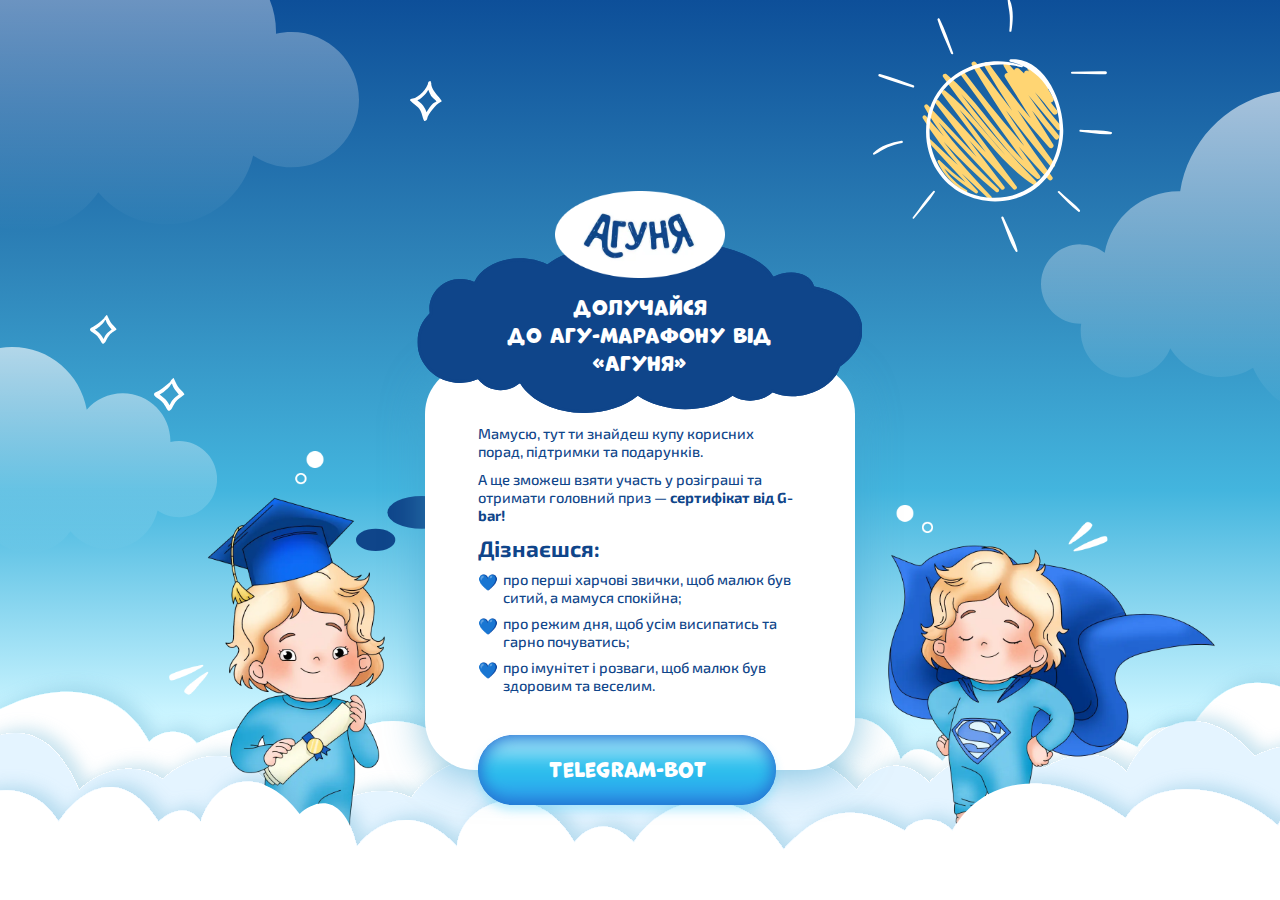
<file: docs/index.html>
<!DOCTYPE html>
<html lang="en">

<head>
	<title>HomePage</title>
	<meta charset="UTF-8">
	<meta name="format-detection" content="telephone=no">
	<!-- <style>body{opacity: 0;}</style> -->
	<link rel="stylesheet" href="css/style.min.css?_v=20240621165800">
	<link rel="shortcut icon" href="favicon.ico">
	<!-- <meta name="robots" content="noindex, nofollow"> -->
	<meta name="viewport" content="width=device-width, initial-scale=1.0">
</head>

<body>
	<div class="wrapper">
		<main class="page">
			<section class="main">
				<div class="main__cloud cloud">
					<img class="cloud__cloud-top cloud__cloud-top--01" src="img/cloud.svg" alt="cloude">
					<img class="cloud__cloud-top cloud__cloud-top--02" src="img/cloud.svg" alt="cloude">
					<img class="cloud__cloud-top cloud__cloud-top--03" src="img/cloud.svg" alt="cloude">
					<img class="cloud__star cloud__star--01" src="img/star.svg" alt="star">
					<img class="cloud__star cloud__star--02" src="img/star.svg" alt="star">
					<img class="cloud__star cloud__star--03" src="img/star-02.svg" alt="star">
					<img class="cloud__star cloud__star--04" src="img/star-02.svg" alt="star">
					<img class="cloud__cloud-bottom" src="img/cloud-two.svg" alt="cloude">
					<img class="cloud__sun" src="img/sun.svg" alt="sun">
				</div>
				<div class="main__body">
					<div class="main__card">
						<div class="card">
							<div class="card__head">
								<img class="card__cloud" src="img/cloud-blue.svg" alt="Image">
								<picture><source srcset="img/logo.webp" type="image/webp"><img class="card__logo" src="img/logo.png" alt="logo"></picture>
								<h1 class="card__title">
									Долучайся<br> до Агу-марафону від «Агуня»
								</h1>
							</div>
							<div class="card__main">
								<p class="card-txt">
									Мамусю, тут ти знайдеш купу корисних порад, підтримки та подарунків.
								</p>
								<p class="card-txt">
									А ще зможеш взяти участь у розіграші та отримати головний приз — <b>сертифікат від G-bar!</b>
								</p>
								<h1 class="card__subtitle">
									Дізнаєшся:
								</h1>
								<ul class="card__list">
									<li class="card__li">
										<p class="card__li-txt">
											про перші харчові звички, щоб малюк був ситий, а мамуся спокійна;
										</p>
									</li>
									<li class="card__li">
										<p class="card__li-txt">
											про режим дня, щоб усім висипатись та гарно почуватись;
										</p>
									</li>
									<li class="card__li">
										<p class="card__li-txt">
											про імунітет і розваги, щоб малюк був здоровим та веселим.
										</p>
									</li>

								</ul>
								<a href="#" class="card__link" aria-label="посилання на телеграм-бот">
									<img class="ibg ibg--contain" src="img/button.svg" alt="background button">
									<span>Telegram-bot</span>
								</a>
							</div>
						</div>
					</div>
					<div class="main__baby baby-01">
						<picture><source srcset="img/baby-01.webp" type="image/webp"><img class="main__baby-01" src="img/baby-01.png" alt="baby"></picture>
						<img class="main__baby-think" src="img/cloud-blue-sm.svg" alt="cloud-think">
					</div>
					<div class="main__baby baby-02">
						<picture><source srcset="img/baby-02.webp" type="image/webp"><img class="main__baby-02" src="img/baby-02.png" alt="baby"></picture>
					</div>
					<img class="main__cloud-front" src="img/cloud-front.svg" alt="cloud">
				</div>
			</section>
		</main>
	</div>
	<script src="js/app.min.js?_v=20240621165800"></script>
</body>

</html>
</file>
<file: docs/css/style.min.css>
@charset "UTF-8";@import url(https://fonts.googleapis.com/css?family=Exo+2:500,700&display=swap);@font-face{font-family:Marvin;font-display:swap;src:url(../fonts/Marvin-Round.woff2) format("woff2"),url(../fonts/Marvin-Round.woff) format("woff");font-weight:500;font-style:normal}@font-face{font-family:Marvin;font-display:swap;src:url(../fonts/Marvin-Shadow.woff2) format("woff2"),url(../fonts/Marvin-Shadow.woff) format("woff");font-weight:400;font-style:normal}@font-face{font-family:Marvin;font-display:swap;src:url(../fonts/Marvin.woff2) format("woff2"),url(../fonts/Marvin.woff) format("woff");font-weight:400;font-style:normal}*{padding:0;margin:0;border:0}*,*::after,*::before{box-sizing:border-box}*::after,*::before{display:inline-block}body,html{height:100%;min-width:320px}body{color:#0f458a;line-height:1;font-family:"Exo 2";font-size:1rem;-ms-text-size-adjust:100%;-moz-text-size-adjust:100%;-webkit-text-size-adjust:100%;-webkit-font-smoothing:antialiased;-moz-osx-font-smoothing:grayscale}button,input,textarea{font-family:"Exo 2";font-size:inherit;line-height:inherit;color:inherit;background-color:transparent}input,textarea{width:100%}button,option,select{cursor:pointer}a{display:inline-block;color:inherit;text-decoration:none}ul li{list-style:none}img{vertical-align:top}h1,h2,h3,h4,h5,h6{font-weight:inherit;font-size:inherit}body{scrollbar-width:thin;scrollbar-color:#000}::-webkit-scrollbar{width:6px}::-webkit-scrollbar-thumb{background-color:#000;border-radius:6px}::-webkit-scrollbar-track{background-color:rgba(201,244,255,.79)}.lock body{overflow:hidden;touch-action:none;-ms-scroll-chaining:none;overscroll-behavior:none}.wrapper{min-height:100%;display:flex;flex-direction:column;overflow:hidden}@supports (overflow:clip){.wrapper{overflow:clip}}.wrapper > main{flex:1 1 auto}.wrapper > *{min-width:0}.ibg{width:100%;height:100%;-o-object-fit:cover;object-fit:cover}.ibg--top{-o-object-position:top;object-position:top}.ibg--bottom{-o-object-position:bottom;object-position:bottom}.ibg--left{-o-object-position:left;object-position:left}.ibg--right{-o-object-position:right;object-position:right}.ibg--contain{-o-object-fit:contain;object-fit:contain}.page{display:flex}.main{flex:1;position:relative;overflow:hidden;background:linear-gradient(180deg,#0d4f99,#2e83b8 29%,#43b5de 54.5%,#c9f4ff 79%,#fff 100%),#fff}.main img{max-width:100%;height:auto}.main__cloud{position:absolute;z-index:2;top:0;left:0;right:0;bottom:0}.main__body{position:relative;z-index:4;display:grid;align-items:flex-end;grid-template-columns:1fr auto 1fr;height:100%}.main__card{position:relative;grid-column:2/3;padding-left:.9375rem;padding-right:.9375rem}.main__baby{position:absolute}.main__baby.baby-01{grid-column:1/2}.main__baby.baby-02{grid-column:3/4}.main__baby-01,.main__baby-02{max-width:unset!important}.main__cloud-front{position:absolute;bottom:0}.cloud img{position:absolute}.cloud__cloud-top{z-index:1}.cloud__cloud-top--03{top:10%;right:0}.cloud__star{z-index:2}.cloud__cloud-bottom{bottom:0}.cloud__sun{z-index:3}.card{position:relative;z-index:10;width:100%}.card__head{position:relative;z-index:2;display:flex;flex-direction:column;align-items:center}.card__logo{position:relative;z-index:2}.card__cloud{position:absolute;bottom:-16%;z-index:0;left:50%;-webkit-transform:translateX(-50%);transform:translateX(-50%);width:100%}.card__title{position:relative;z-index:2;color:#fff;text-align:center;font-family:Marvin;font-weight:500;line-height:normal;padding-bottom:.3125rem}.card__main{position:relative;width:100%;margin-left:auto;margin-right:auto;background-color:#fff;box-shadow:0 6px 40px 0 rgba(67,164,205,.6)}.card__main .card-txt{font-weight:500;line-height:1.2222222222;margin-bottom:.625rem}.card__subtitle{font-weight:700;line-height:1.2;margin-bottom:.625rem}.card__li{padding-left:1.5625rem;position:relative}.card__li::before{content:"💙";position:absolute;top:.1875rem;left:0;width:.5625rem;height:.5625rem}.card__li:not(:last-child){margin-bottom:.5rem}.card__li-txt{font-weight:500;line-height:1.2222222222}.card__link{position:absolute;bottom:0;-webkit-transform:translateY(50%);transform:translateY(50%);transition:-webkit-transform .3s ease;transition:transform .3s ease;transition:transform .3s ease,-webkit-transform .3s ease;border-radius:3.75rem;box-shadow:0 6px 10px 0 rgba(60,207,255,.3);background:linear-gradient(180deg,#3273d5,#2273d1 100%);width:18.625rem;height:4.375rem;text-align:center;font-family:Marvin;font-weight:500;line-height:normal;font-size:1.25rem;color:#fff;display:flex;align-items:center;justify-content:center;z-index:1}.card__link img{position:absolute;top:0;left:0}.card__link span{position:relative;z-index:3}@media (min-width:30.06125em){.main__card{padding-bottom:8.125rem}.main__baby.baby-01{bottom:2.1875rem}.main__baby.baby-02{bottom:3.375rem}.main__cloud-front{width:100%}.cloud__cloud-top--01{top:-15%}.cloud__cloud-bottom{width:100%}}@media (min-width:48.06125em){.main__baby-think{position:absolute;top:11%;right:11%}.cloud__cloud-top--02{top:50%;left:0;-webkit-transform:translate(-41%,-50%);transform:translate(-41%,-50%);width:23rem}.cloud__star--01{top:35%;left:7%}.cloud__star--02{top:42%;left:12%}.cloud__star--03{top:9%;left:32%}}@media (min-width:90.06125em){.cloud__star--04{top:8%;right:13%}}@media (min-width:48em){.main__card{padding-top:1.875rem}.cloud__cloud-top--01{width:40.875rem}.cloud__cloud-top--03{width:36.375rem}.cloud__star--03{width:2rem}.cloud__sun{width:14.9375rem}.card__head{margin-bottom:4.5rem}.card__logo{margin-bottom:1rem}.card__main{padding-bottom:4.6875rem}.card__main{border-radius:3.125rem}}@media (min-width:120em){.main__baby.baby-01{right:-6.25rem}.main__baby.baby-02{left:1.3125rem}.main__baby-01{width:33.3125rem}.main__baby-02{width:31.1875rem}.main__baby-think{width:8.75rem}.cloud__cloud-top--01{left:-7.875rem}.cloud__cloud-top--03{right:-14.6875rem}.cloud__star--01{width:1.875rem}.cloud__sun{top:2.1875rem}.cloud__sun{right:21.75rem}.card{min-width:39.375rem}.card__logo{width:14.75rem}.card__cloud{max-width:39.375rem}.card__title{max-width:29.4375rem}.card__title{font-size:1.75rem}.card__main{max-width:37rem}.card__main{margin-top:-6.8125rem}.card__main{padding-top:6.4375rem}.card__main{padding-left:4.375rem}.card__main{padding-right:4.375rem}.card__main .card-txt{font-size:1.125rem}.card__subtitle{font-size:1.875rem}.card__li-txt{font-size:1.125rem}}@media (max-width:90em){.main__baby-think{width:6.25rem}}@media (max-width:30em){.main__card{padding-top:5.625rem}.main__baby-01{width:16.6875rem}.main__baby-02{width:15.875rem}.cloud__cloud-top--01{left:-12.8125rem}.cloud__cloud-top--01{width:25.0625rem}.cloud__cloud-top--03{right:-16.5625rem}.cloud__cloud-top--03{width:27.6875rem}.cloud__star--01{width:1.25rem}.cloud__star--03{width:1.625rem}.cloud__sun{top:2rem}.cloud__sun{right:.9375rem}.cloud__sun{width:7.75rem}.card__head{margin-bottom:3.125rem}.card__logo{width:8.25rem}.card__logo{margin-bottom:.5625rem}.card__cloud{max-width:21.875rem}.card__title{max-width:16.375rem}.card__title{font-size:1rem}.card__main{margin-top:-5.4375rem}.card__main{padding-top:5rem}.card__main{padding-left:1.625rem}.card__main{padding-right:1.625rem}.card__main{padding-bottom:3.8125rem}.card__main{border-radius:2.125rem}.card__main .card-txt{font-size:1.125rem}.card__subtitle{font-size:1.5rem}.card__li-txt{font-size:1.125rem}}@media (max-width:20em){.card{min-width:17.8125rem}.card__main{max-width:21.875rem}}@media (max-width:90.06125em){.cloud__star--04{display:none}}@media (max-width:48.06125em){.main__baby.baby-01{right:-5.6875rem}.main__baby.baby-02{left:-1.4375rem}.main__baby-think{display:none}.cloud__cloud-top--02{display:none}.cloud__star--02{display:none}}@media (max-width:30.06125em){.main__card{padding-bottom:13.3125rem}.main__baby.baby-01{bottom:-10%;right:-12.5rem!important}.main__baby.baby-02{bottom:-8%;left:-10.5rem!important}.main__cloud-front{z-index:-1;width:290%;max-width:unset!important}.cloud__cloud-top--01{top:-4%}.cloud__star--01{top:9%;left:17%}.cloud__star--03{top:5%;left:9%}.cloud__cloud-bottom{width:290%;max-width:unset!important}.card__link{left:50%;-webkit-transform:translate(-50%,50%);transform:translate(-50%,50%)}}@media (max-width:23.125em){.card__link{width:17.5rem}}@media (min-width:30em) and (max-width:48em){@supports (padding-top:clamp(1.875rem ,11.875rem + -20.8333333333vw ,5.625rem)){.main__card{padding-top:clamp(1.875rem ,11.875rem + -20.8333333333vw ,5.625rem)}}@supports not (padding-top:clamp(1.875rem ,11.875rem + -20.8333333333vw ,5.625rem)){.main__card{padding-top:calc(5.625rem + -3.75 * (100vw - 30rem)/ 18)}}@supports (width:clamp(25.0625rem ,-1.2916666667rem + 87.8472222222vw ,40.875rem)){.cloud__cloud-top--01{width:clamp(25.0625rem ,-1.2916666667rem + 87.8472222222vw ,40.875rem)}}@supports not (width:clamp(25.0625rem ,-1.2916666667rem + 87.8472222222vw ,40.875rem)){.cloud__cloud-top--01{width:calc(25.0625rem + 15.8125 * (100vw - 30rem)/ 18)}}@supports (width:clamp(27.6875rem ,13.2083333333rem + 48.2638888889vw ,36.375rem)){.cloud__cloud-top--03{width:clamp(27.6875rem ,13.2083333333rem + 48.2638888889vw ,36.375rem)}}@supports not (width:clamp(27.6875rem ,13.2083333333rem + 48.2638888889vw ,36.375rem)){.cloud__cloud-top--03{width:calc(27.6875rem + 8.6875 * (100vw - 30rem)/ 18)}}@supports (width:clamp(1.625rem ,1rem + 2.0833333333vw ,2rem)){.cloud__star--03{width:clamp(1.625rem ,1rem + 2.0833333333vw ,2rem)}}@supports not (width:clamp(1.625rem ,1rem + 2.0833333333vw ,2rem)){.cloud__star--03{width:calc(1.625rem + .375 * (100vw - 30rem)/ 18)}}@supports (width:clamp(7.75rem ,-4.2291666667rem + 39.9305555556vw ,14.9375rem)){.cloud__sun{width:clamp(7.75rem ,-4.2291666667rem + 39.9305555556vw ,14.9375rem)}}@supports not (width:clamp(7.75rem ,-4.2291666667rem + 39.9305555556vw ,14.9375rem)){.cloud__sun{width:calc(7.75rem + 7.1875 * (100vw - 30rem)/ 18)}}@supports (margin-bottom:clamp(3.125rem ,0.8333333333rem + 7.6388888889vw ,4.5rem)){.card__head{margin-bottom:clamp(3.125rem ,.8333333333rem + 7.6388888889vw ,4.5rem)}}@supports not (margin-bottom:clamp(3.125rem ,0.8333333333rem + 7.6388888889vw ,4.5rem)){.card__head{margin-bottom:calc(3.125rem + 1.375 * (100vw - 30rem)/ 18)}}@supports (margin-bottom:clamp(0.5625rem ,-0.1666666667rem + 2.4305555556vw ,1rem)){.card__logo{margin-bottom:clamp(.5625rem ,-.1666666667rem + 2.4305555556vw ,1rem)}}@supports not (margin-bottom:clamp(0.5625rem ,-0.1666666667rem + 2.4305555556vw ,1rem)){.card__logo{margin-bottom:calc(.5625rem + .4375 * (100vw - 30rem)/ 18)}}@supports (padding-bottom:clamp(3.8125rem ,2.3541666667rem + 4.8611111111vw ,4.6875rem)){.card__main{padding-bottom:clamp(3.8125rem ,2.3541666667rem + 4.8611111111vw ,4.6875rem)}}@supports not (padding-bottom:clamp(3.8125rem ,2.3541666667rem + 4.8611111111vw ,4.6875rem)){.card__main{padding-bottom:calc(3.8125rem + .875 * (100vw - 30rem)/ 18)}}@supports (border-radius:clamp(2.125rem ,0.4583333333rem + 5.5555555556vw ,3.125rem)){.card__main{border-radius:clamp(2.125rem ,.4583333333rem + 5.5555555556vw ,3.125rem)}}@supports not (border-radius:clamp(2.125rem ,0.4583333333rem + 5.5555555556vw ,3.125rem)){.card__main{border-radius:calc(2.125rem + 1 * (100vw - 30rem)/ 18)}}}@media (min-width:48.06125em) and (max-width:120em){@supports (right:clamp(-6.25rem ,-5.3117017949rem + -0.7819151709vw ,-5.6875rem)){.main__baby.baby-01{right:clamp(-6.25rem ,-5.3117017949rem + -.7819151709vw ,-5.6875rem)}}@supports not (right:clamp(-6.25rem ,-5.3117017949rem + -0.7819151709vw ,-5.6875rem)){.main__baby.baby-01{right:calc(-5.6875rem + -.5625 * (100vw - 48.06125rem)/ 71.93875)}}@supports (left:clamp(-1.4375rem ,-3.2747356692rem + 3.822696391vw ,1.3125rem)){.main__baby.baby-02{left:clamp(-1.4375rem ,-3.2747356692rem + 3.822696391vw ,1.3125rem)}}@supports not (left:clamp(-1.4375rem ,-3.2747356692rem + 3.822696391vw ,1.3125rem)){.main__baby.baby-02{left:calc(-1.4375rem + 2.75 * (100vw - 48.06125rem)/ 71.93875)}}@supports (left:clamp(-26.875rem ,-39.5686282602rem + 26.4113568835vw ,-7.875rem)){.cloud__cloud-top--01{left:clamp(-26.875rem ,-39.5686282602rem + 26.4113568835vw ,-7.875rem)}}@supports not (left:clamp(-26.875rem ,-39.5686282602rem + 26.4113568835vw ,-7.875rem)){.cloud__cloud-top--01{left:calc(-26.875rem + 19 * (100vw - 48.06125rem)/ 71.93875)}}@supports (right:clamp(-26.875rem ,-35.0172944432rem + 16.9414953693vw ,-14.6875rem)){.cloud__cloud-top--03{right:clamp(-26.875rem ,-35.0172944432rem + 16.9414953693vw ,-14.6875rem)}}@supports not (right:clamp(-26.875rem ,-35.0172944432rem + 16.9414953693vw ,-14.6875rem)){.cloud__cloud-top--03{right:calc(-26.875rem + 12.1875 * (100vw - 48.06125rem)/ 71.93875)}}@supports (width:clamp(1.5625rem ,1.3537232194rem + 0.4343973172vw ,1.875rem)){.cloud__star--01{width:clamp(1.5625rem ,1.3537232194rem + .4343973172vw ,1.875rem)}}@supports not (width:clamp(1.5625rem ,1.3537232194rem + 0.4343973172vw ,1.875rem)){.cloud__star--01{width:calc(1.5625rem + .3125 * (100vw - 48.06125rem)/ 71.93875)}}@supports (top:clamp(-1.875rem ,-4.5890981477rem + 5.6471651231vw ,2.1875rem)){.cloud__sun{top:clamp(-1.875rem ,-4.5890981477rem + 5.6471651231vw ,2.1875rem)}}@supports not (top:clamp(-1.875rem ,-4.5890981477rem + 5.6471651231vw ,2.1875rem)){.cloud__sun{top:calc(-1.875rem + 4.0625 * (100vw - 48.06125rem)/ 71.93875)}}@supports (right:clamp(1.5625rem ,-11.9244800264rem + 28.0620666887vw ,21.75rem)){.cloud__sun{right:clamp(1.5625rem ,-11.9244800264rem + 28.0620666887vw ,21.75rem)}}@supports not (right:clamp(1.5625rem ,-11.9244800264rem + 28.0620666887vw ,21.75rem)){.cloud__sun{right:calc(1.5625rem + 20.1875 * (100vw - 48.06125rem)/ 71.93875)}}@supports (padding-left:clamp(2.5rem ,1.2473393164rem + 2.606383903vw ,4.375rem)){.card__main{padding-left:clamp(2.5rem ,1.2473393164rem + 2.606383903vw ,4.375rem)}}@supports not (padding-left:clamp(2.5rem ,1.2473393164rem + 2.606383903vw ,4.375rem)){.card__main{padding-left:calc(2.5rem + 1.875 * (100vw - 48.06125rem)/ 71.93875)}}@supports (padding-right:clamp(2.5rem ,1.2473393164rem + 2.606383903vw ,4.375rem)){.card__main{padding-right:clamp(2.5rem ,1.2473393164rem + 2.606383903vw ,4.375rem)}}@supports not (padding-right:clamp(2.5rem ,1.2473393164rem + 2.606383903vw ,4.375rem)){.card__main{padding-right:calc(2.5rem + 1.875 * (100vw - 48.06125rem)/ 71.93875)}}}@media (min-width:90.06125em) and (max-width:120em){@supports (width:clamp(24.9375rem ,-0.2560357605rem + 27.9737798004vw ,33.3125rem)){.main__baby-01{width:clamp(24.9375rem ,-.2560357605rem + 27.9737798004vw ,33.3125rem)}}@supports not (width:clamp(24.9375rem ,-0.2560357605rem + 27.9737798004vw ,33.3125rem)){.main__baby-01{width:calc(24.9375rem + 8.375 * (100vw - 90.06125rem)/ 29.93875)}}@supports (width:clamp(23.125rem ,-1.128478456rem + 26.9299820467vw ,31.1875rem)){.main__baby-02{width:clamp(23.125rem ,-1.128478456rem + 26.9299820467vw ,31.1875rem)}}@supports not (width:clamp(23.125rem ,-1.128478456rem + 26.9299820467vw ,31.1875rem)){.main__baby-02{width:calc(23.125rem + 8.0625 * (100vw - 90.06125rem)/ 29.93875)}}@supports (min-width:clamp(29.5rem ,-0.2058108221rem + 32.9840090184vw ,39.375rem)){.card{min-width:clamp(29.5rem ,-.2058108221rem + 32.9840090184vw ,39.375rem)}}@supports not (min-width:clamp(29.5rem ,-0.2058108221rem + 32.9840090184vw ,39.375rem)){.card{min-width:calc(29.5rem + 9.875 * (100vw - 90.06125rem)/ 29.93875)}}@supports (width:clamp(11.0625rem ,-0.0301761931rem + 12.3168134942vw ,14.75rem)){.card__logo{width:clamp(11.0625rem ,-.0301761931rem + 12.3168134942vw ,14.75rem)}}@supports not (width:clamp(11.0625rem ,-0.0301761931rem + 12.3168134942vw ,14.75rem)){.card__logo{width:calc(11.0625rem + 3.6875 * (100vw - 90.06125rem)/ 29.93875)}}@supports (max-width:clamp(29.5rem ,-0.2058108221rem + 32.9840090184vw ,39.375rem)){.card__cloud{max-width:clamp(29.5rem ,-.2058108221rem + 32.9840090184vw ,39.375rem)}}@supports not (max-width:clamp(29.5rem ,-0.2058108221rem + 32.9840090184vw ,39.375rem)){.card__cloud{max-width:calc(29.5rem + 9.875 * (100vw - 90.06125rem)/ 29.93875)}}@supports (max-width:clamp(22.0625rem ,-0.1228523861rem + 24.6336269884vw ,29.4375rem)){.card__title{max-width:clamp(22.0625rem ,-.1228523861rem + 24.6336269884vw ,29.4375rem)}}@supports not (max-width:clamp(22.0625rem ,-0.1228523861rem + 24.6336269884vw ,29.4375rem)){.card__title{max-width:calc(22.0625rem + 7.375 * (100vw - 90.06125rem)/ 29.93875)}}@supports (font-size:clamp(1.3125rem ,-0.0035802263rem + 1.4613168552vw ,1.75rem)){.card__title{font-size:clamp(1.3125rem ,-.0035802263rem + 1.4613168552vw ,1.75rem)}}@supports not (font-size:clamp(1.3125rem ,-0.0035802263rem + 1.4613168552vw ,1.75rem)){.card__title{font-size:calc(1.3125rem + .4375 * (100vw - 90.06125rem)/ 29.93875)}}@supports (max-width:clamp(27.75rem ,-0.0756962131rem + 30.8964135109vw ,37rem)){.card__main{max-width:clamp(27.75rem ,-.0756962131rem + 30.8964135109vw ,37rem)}}@supports not (max-width:clamp(27.75rem ,-0.0756962131rem + 30.8964135109vw ,37rem)){.card__main{max-width:calc(27.75rem + 9.25 * (100vw - 90.06125rem)/ 29.93875)}}@supports (margin-top:clamp(-6.8125rem ,-2.3032937038rem + -3.7576719135vw ,-5.6875rem)){.card__main{margin-top:clamp(-6.8125rem ,-2.3032937038rem + -3.7576719135vw ,-5.6875rem)}}@supports not (margin-top:clamp(-6.8125rem ,-2.3032937038rem + -3.7576719135vw ,-5.6875rem)){.card__main{margin-top:calc(-5.6875rem + -1.125 * (100vw - 90.06125rem)/ 29.93875)}}@supports (padding-top:clamp(3.5625rem ,-5.0860272014rem + 9.6029393345vw ,6.4375rem)){.card__main{padding-top:clamp(3.5625rem ,-5.0860272014rem + 9.6029393345vw ,6.4375rem)}}@supports not (padding-top:clamp(3.5625rem ,-5.0860272014rem + 9.6029393345vw ,6.4375rem)){.card__main{padding-top:calc(3.5625rem + 2.875 * (100vw - 90.06125rem)/ 29.93875)}}@supports (font-size:clamp(0.875rem ,0.1229541564rem + 0.835038203vw ,1.125rem)){.card__main .card-txt{font-size:clamp(.875rem ,.1229541564rem + .835038203vw ,1.125rem)}}@supports not (font-size:clamp(0.875rem ,0.1229541564rem + 0.835038203vw ,1.125rem)){.card__main .card-txt{font-size:calc(.875rem + .25 * (100vw - 90.06125rem)/ 29.93875)}}@supports (font-size:clamp(1.375rem ,-0.1290916872rem + 1.670076406vw ,1.875rem)){.card__subtitle{font-size:clamp(1.375rem ,-.1290916872rem + 1.670076406vw ,1.875rem)}}@supports not (font-size:clamp(1.375rem ,-0.1290916872rem + 1.670076406vw ,1.875rem)){.card__subtitle{font-size:calc(1.375rem + .5 * (100vw - 90.06125rem)/ 29.93875)}}@supports (font-size:clamp(0.875rem ,0.1229541564rem + 0.835038203vw ,1.125rem)){.card__li-txt{font-size:clamp(.875rem ,.1229541564rem + .835038203vw ,1.125rem)}}@supports not (font-size:clamp(0.875rem ,0.1229541564rem + 0.835038203vw ,1.125rem)){.card__li-txt{font-size:calc(.875rem + .25 * (100vw - 90.06125rem)/ 29.93875)}}}@media (min-width:30em) and (max-width:90.06125em){@supports (width:clamp(16.6875rem ,12.5667066432rem + 13.7359778559vw ,24.9375rem)){.main__baby-01{width:clamp(16.6875rem ,12.5667066432rem + 13.7359778559vw ,24.9375rem)}}@supports not (width:clamp(16.6875rem ,12.5667066432rem + 13.7359778559vw ,24.9375rem)){.main__baby-01{width:calc(16.6875rem + 8.25 * (100vw - 30rem)/ 60.06125)}}@supports (width:clamp(15.875rem ,12.2536967471rem + 12.0710108431vw ,23.125rem)){.main__baby-02{width:clamp(15.875rem ,12.2536967471rem + 12.0710108431vw ,23.125rem)}}@supports not (width:clamp(15.875rem ,12.2536967471rem + 12.0710108431vw ,23.125rem)){.main__baby-02{width:calc(15.875rem + 7.25 * (100vw - 30rem)/ 60.06125)}}@supports (width:clamp(8.25rem ,6.8451840829rem + 4.6827197236vw ,11.0625rem)){.card__logo{width:clamp(8.25rem ,6.8451840829rem + 4.6827197236vw ,11.0625rem)}}@supports not (width:clamp(8.25rem ,6.8451840829rem + 4.6827197236vw ,11.0625rem)){.card__logo{width:calc(8.25rem + 2.8125 * (100vw - 30rem)/ 60.06125)}}@supports (max-width:clamp(21.875rem ,18.0663879581rem + 12.6953734729vw ,29.5rem)){.card__cloud{max-width:clamp(21.875rem ,18.0663879581rem + 12.6953734729vw ,29.5rem)}}@supports not (max-width:clamp(21.875rem ,18.0663879581rem + 12.6953734729vw ,29.5rem)){.card__cloud{max-width:calc(21.875rem + 7.625 * (100vw - 30rem)/ 60.06125)}}@supports (max-width:clamp(16.375rem ,13.5341500343rem + 9.4694998855vw ,22.0625rem)){.card__title{max-width:clamp(16.375rem ,13.5341500343rem + 9.4694998855vw ,22.0625rem)}}@supports not (max-width:clamp(16.375rem ,13.5341500343rem + 9.4694998855vw ,22.0625rem)){.card__title{max-width:calc(16.375rem + 5.6875 * (100vw - 30rem)/ 60.06125)}}@supports (font-size:clamp(1rem ,0.8439093425rem + 0.5203021915vw ,1.3125rem)){.card__title{font-size:clamp(1rem ,.8439093425rem + .5203021915vw ,1.3125rem)}}@supports not (font-size:clamp(1rem ,0.8439093425rem + 0.5203021915vw ,1.3125rem)){.card__title{font-size:calc(1rem + .3125 * (100vw - 30rem)/ 60.06125)}}@supports (margin-top:clamp(-5.6875rem ,-5.312627474rem + -0.4162417532vw ,-5.4375rem)){.card__main{margin-top:clamp(-5.6875rem ,-5.312627474rem + -.4162417532vw ,-5.4375rem)}}@supports not (margin-top:clamp(-5.6875rem ,-5.312627474rem + -0.4162417532vw ,-5.4375rem)){.card__main{margin-top:calc(-5.4375rem + -.25 * (100vw - 30rem)/ 60.06125)}}@supports (padding-top:clamp(3.5625rem ,5.7180170243rem + -2.393390081vw ,5rem)){.card__main{padding-top:clamp(3.5625rem ,5.7180170243rem + -2.393390081vw ,5rem)}}@supports not (padding-top:clamp(3.5625rem ,5.7180170243rem + -2.393390081vw ,5rem)){.card__main{padding-top:calc(5rem + -1.4375 * (100vw - 30rem)/ 60.06125)}}@supports (font-size:clamp(0.875rem ,1.249872526rem + -0.4162417532vw ,1.125rem)){.card__main .card-txt{font-size:clamp(.875rem ,1.249872526rem + -.4162417532vw ,1.125rem)}}@supports not (font-size:clamp(0.875rem ,1.249872526rem + -0.4162417532vw ,1.125rem)){.card__main .card-txt{font-size:calc(1.125rem + -.25 * (100vw - 30rem)/ 60.06125)}}@supports (font-size:clamp(1.375rem ,1.562436263rem + -0.2081208766vw ,1.5rem)){.card__subtitle{font-size:clamp(1.375rem ,1.562436263rem + -.2081208766vw ,1.5rem)}}@supports not (font-size:clamp(1.375rem ,1.562436263rem + -0.2081208766vw ,1.5rem)){.card__subtitle{font-size:calc(1.5rem + -.125 * (100vw - 30rem)/ 60.06125)}}@supports (font-size:clamp(0.875rem ,1.249872526rem + -0.4162417532vw ,1.125rem)){.card__li-txt{font-size:clamp(.875rem ,1.249872526rem + -.4162417532vw ,1.125rem)}}@supports not (font-size:clamp(0.875rem ,1.249872526rem + -0.4162417532vw ,1.125rem)){.card__li-txt{font-size:calc(1.125rem + -.25 * (100vw - 30rem)/ 60.06125)}}}@media (min-width:90em) and (max-width:120em){@supports (width:clamp(6.25rem ,-1.25rem + 8.3333333333vw ,8.75rem)){.main__baby-think{width:clamp(6.25rem ,-1.25rem + 8.3333333333vw ,8.75rem)}}@supports not (width:clamp(6.25rem ,-1.25rem + 8.3333333333vw ,8.75rem)){.main__baby-think{width:calc(6.25rem + 2.5 * (100vw - 90rem)/ 30)}}}@media (min-width:30em) and (max-width:48.06125em){@supports (left:clamp(-26.875rem ,10.5455178559rem + -77.8600595197vw ,-12.8125rem)){.cloud__cloud-top--01{left:clamp(-26.875rem ,10.5455178559rem + -77.8600595197vw ,-12.8125rem)}}@supports not (left:clamp(-26.875rem ,10.5455178559rem + -77.8600595197vw ,-12.8125rem)){.cloud__cloud-top--01{left:calc(-12.8125rem + -14.0625 * (100vw - 30rem)/ 18.06125)}}@supports (right:clamp(-26.875rem ,0.5667130943rem + -57.0973769811vw ,-16.5625rem)){.cloud__cloud-top--03{right:clamp(-26.875rem ,.5667130943rem + -57.0973769811vw ,-16.5625rem)}}@supports not (right:clamp(-26.875rem ,0.5667130943rem + -57.0973769811vw ,-16.5625rem)){.cloud__cloud-top--03{right:calc(-16.5625rem + -10.3125 * (100vw - 30rem)/ 18.06125)}}@supports (width:clamp(1.25rem ,0.7309329365rem + 1.7302235449vw ,1.5625rem)){.cloud__star--01{width:clamp(1.25rem ,.7309329365rem + 1.7302235449vw ,1.5625rem)}}@supports not (width:clamp(1.25rem ,0.7309329365rem + 1.7302235449vw ,1.5625rem)){.cloud__star--01{width:calc(1.25rem + .3125 * (100vw - 30rem)/ 18.06125)}}@supports (top:clamp(-1.875rem ,8.436431587rem + -21.4547719565vw ,2rem)){.cloud__sun{top:clamp(-1.875rem ,8.436431587rem + -21.4547719565vw ,2rem)}}@supports not (top:clamp(-1.875rem ,8.436431587rem + -21.4547719565vw ,2rem)){.cloud__sun{top:calc(2rem + -3.875 * (100vw - 30rem)/ 18.06125)}}@supports (right:clamp(0.9375rem ,-0.1006341269rem + 3.4604470898vw ,1.5625rem)){.cloud__sun{right:clamp(.9375rem ,-.1006341269rem + 3.4604470898vw ,1.5625rem)}}@supports not (right:clamp(0.9375rem ,-0.1006341269rem + 3.4604470898vw ,1.5625rem)){.cloud__sun{right:calc(.9375rem + .625 * (100vw - 30rem)/ 18.06125)}}@supports (padding-left:clamp(1.625rem ,0.1716122223rem + 4.8446259257vw ,2.5rem)){.card__main{padding-left:clamp(1.625rem ,.1716122223rem + 4.8446259257vw ,2.5rem)}}@supports not (padding-left:clamp(1.625rem ,0.1716122223rem + 4.8446259257vw ,2.5rem)){.card__main{padding-left:calc(1.625rem + .875 * (100vw - 30rem)/ 18.06125)}}@supports (padding-right:clamp(1.625rem ,0.1716122223rem + 4.8446259257vw ,2.5rem)){.card__main{padding-right:clamp(1.625rem ,.1716122223rem + 4.8446259257vw ,2.5rem)}}@supports not (padding-right:clamp(1.625rem ,0.1716122223rem + 4.8446259257vw ,2.5rem)){.card__main{padding-right:calc(1.625rem + .875 * (100vw - 30rem)/ 18.06125)}}}@media (max-width:48.06125em) and (min-width:30.06125em){.cloud__star--01{top:11%;left:15%}.cloud__star--03{top:5%;left:6%}}@media (min-width:20em) and (max-width:90.06125em){@supports (min-width:clamp(17.8125rem ,14.4761336063rem + 16.6818319685vw ,29.5rem)){.card{min-width:clamp(17.8125rem ,14.4761336063rem + 16.6818319685vw ,29.5rem)}}@supports not (min-width:clamp(17.8125rem ,14.4761336063rem + 16.6818319685vw ,29.5rem)){.card{min-width:calc(17.8125rem + 11.6875 * (100vw - 20rem)/ 70.06125)}}@supports (max-width:clamp(21.875rem ,20.1978960374rem + 8.385519813vw ,27.75rem)){.card__main{max-width:clamp(21.875rem ,20.1978960374rem + 8.385519813vw ,27.75rem)}}@supports not (max-width:clamp(21.875rem ,20.1978960374rem + 8.385519813vw ,27.75rem)){.card__main{max-width:calc(21.875rem + 5.875 * (100vw - 20rem)/ 70.06125)}}}@media (min-height:68.81125em){.main__body{align-items:center}}@media (any-hover:hover){.card__link:hover{-webkit-transform:translateY(40%);transform:translateY(40%)}}
</file>
